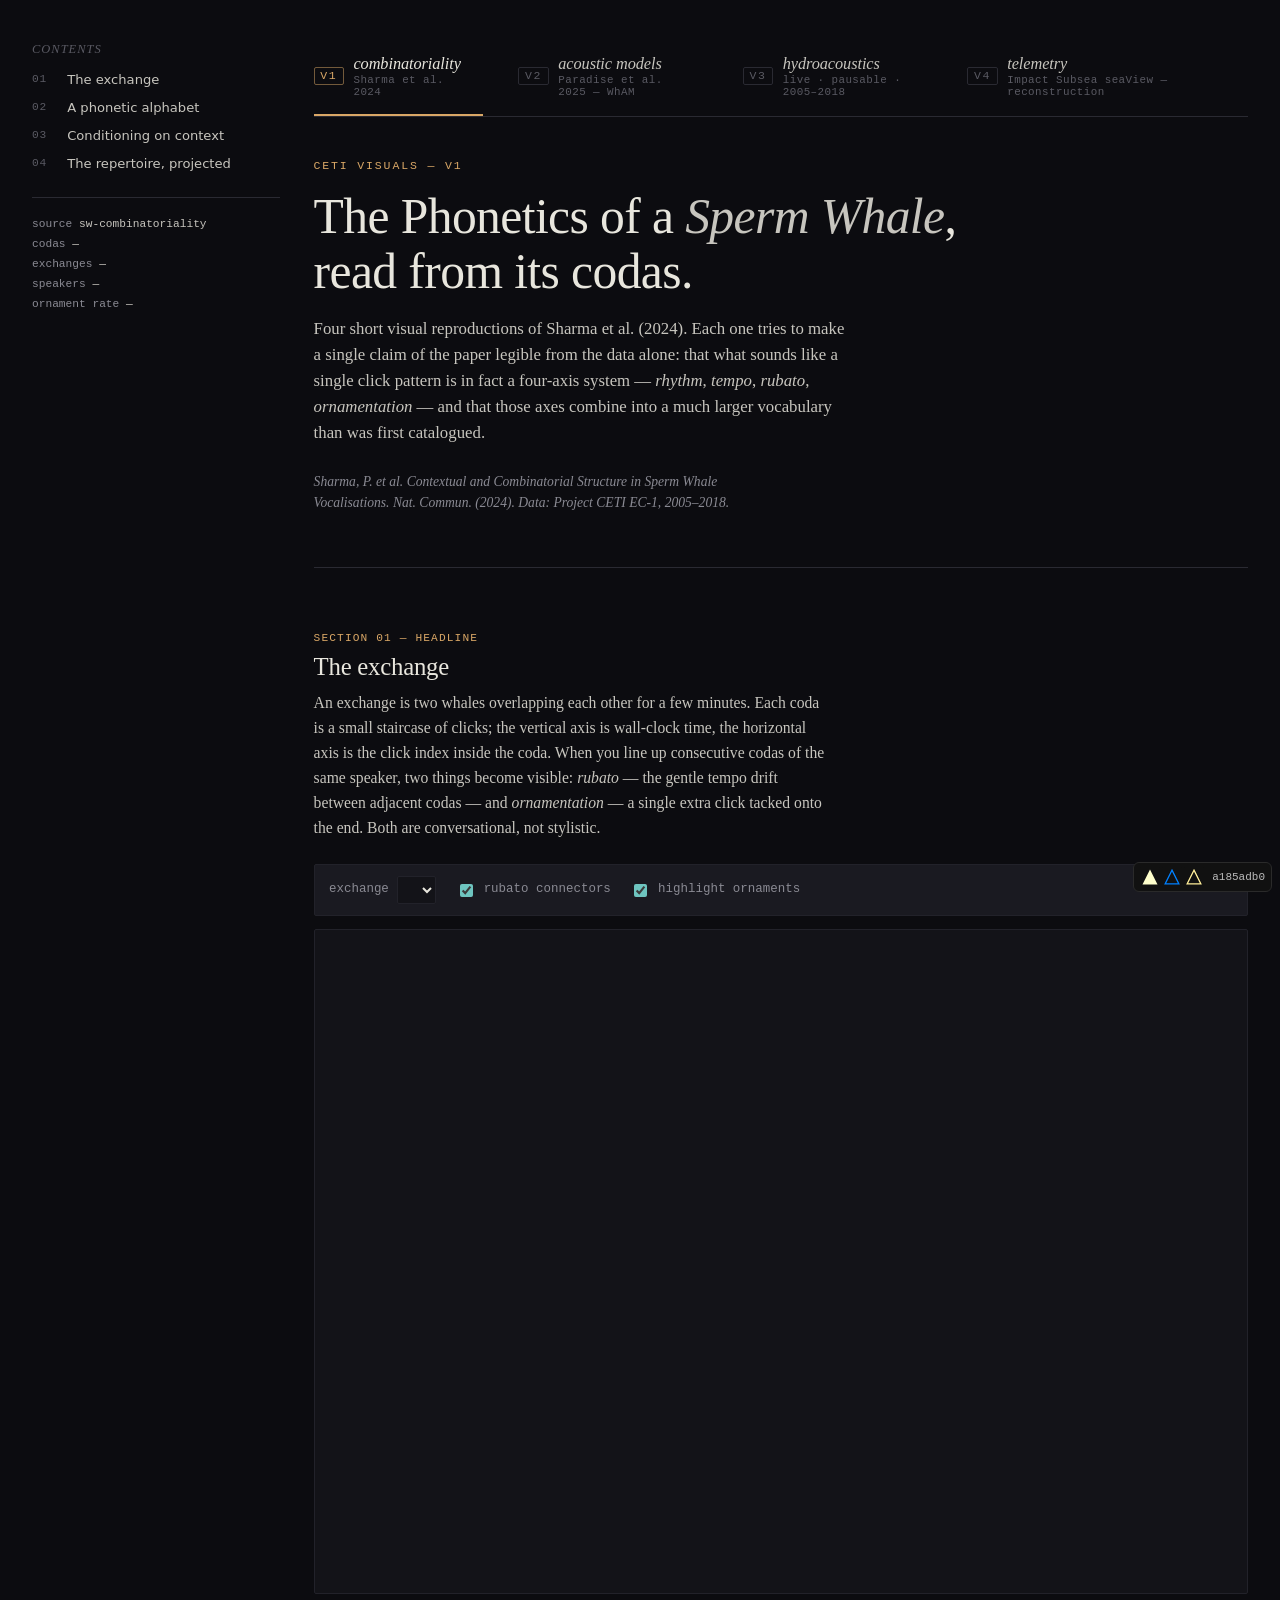
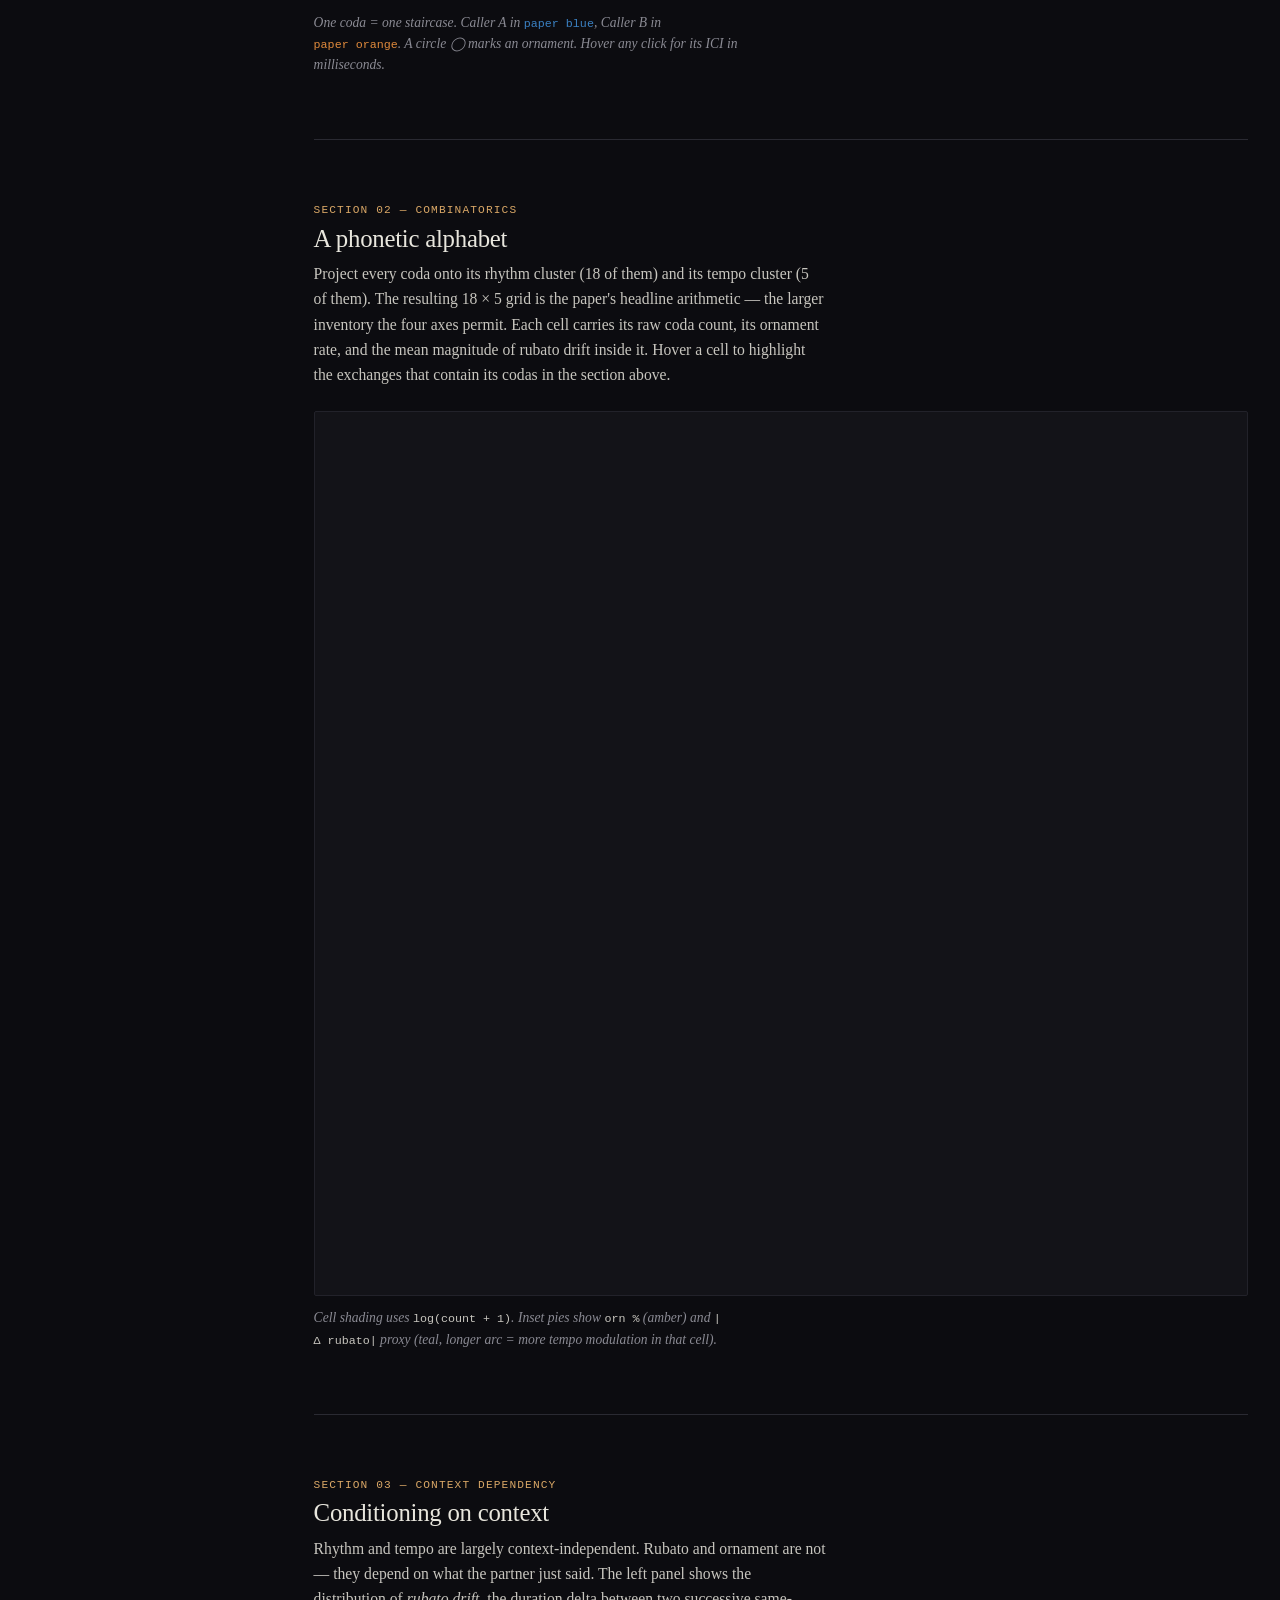
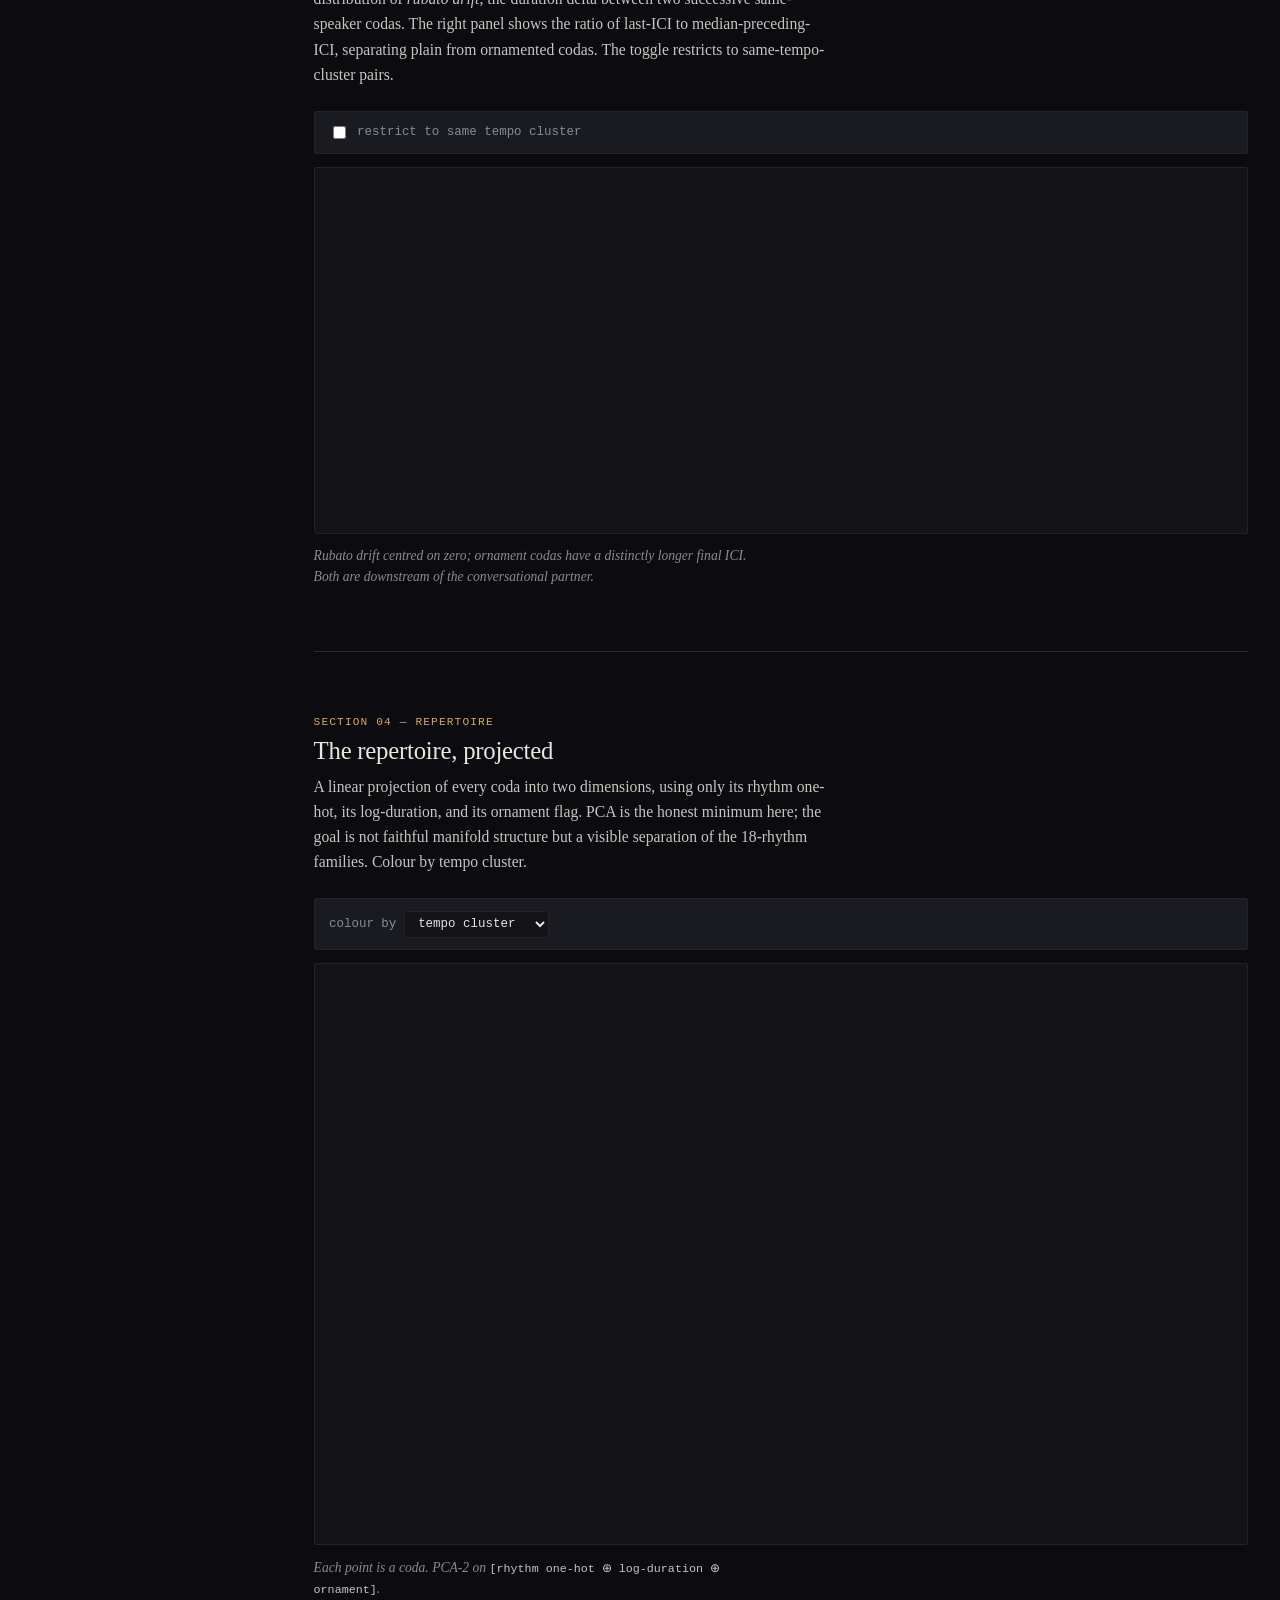
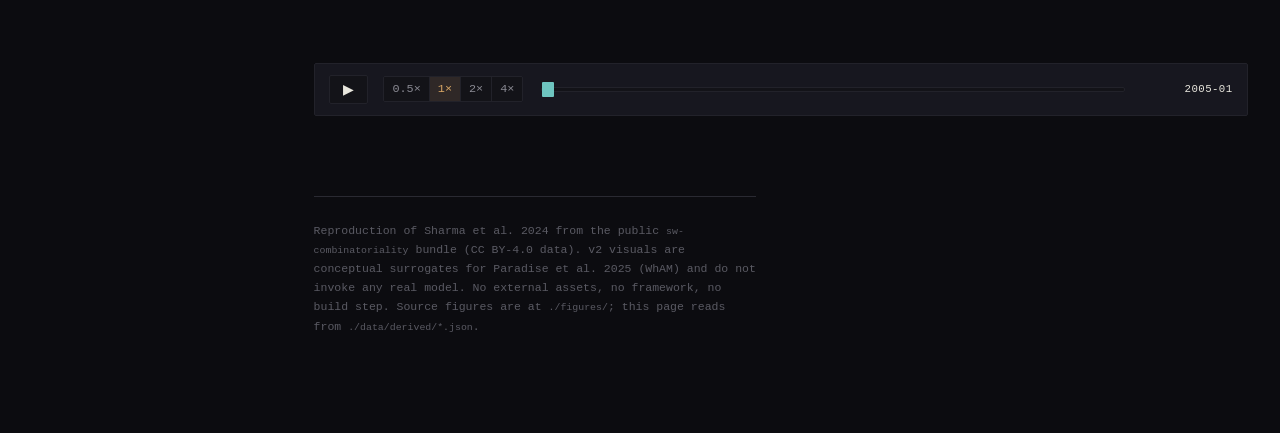
<file: index.html>
<!doctype html>
<html lang="en">
<head>
<meta charset="utf-8" />
<meta name="viewport" content="width=device-width, initial-scale=1" />
<title>CETI-visuals — redirecting</title>
<meta http-equiv="refresh" content="0; url=web/" />
<link rel="canonical" href="web/" />
<style>
  html, body { margin: 0; padding: 0; background: #0d0d0e; color: #d8d4cc;
    font-family: ui-serif, "Source Serif Pro", "Georgia", serif; }
  main { max-width: 38rem; margin: 14vh auto 0; padding: 0 2rem; }
  h1 { font-weight: 500; letter-spacing: 0.01em; }
  a { color: #d9a766; }
</style>
</head>
<body>
<main>
  <h1>CETI-visuals</h1>
  <p>Redirecting to <a href="web/">the visuals</a>&hellip;</p>
</main>
</body>
</html>
</file>
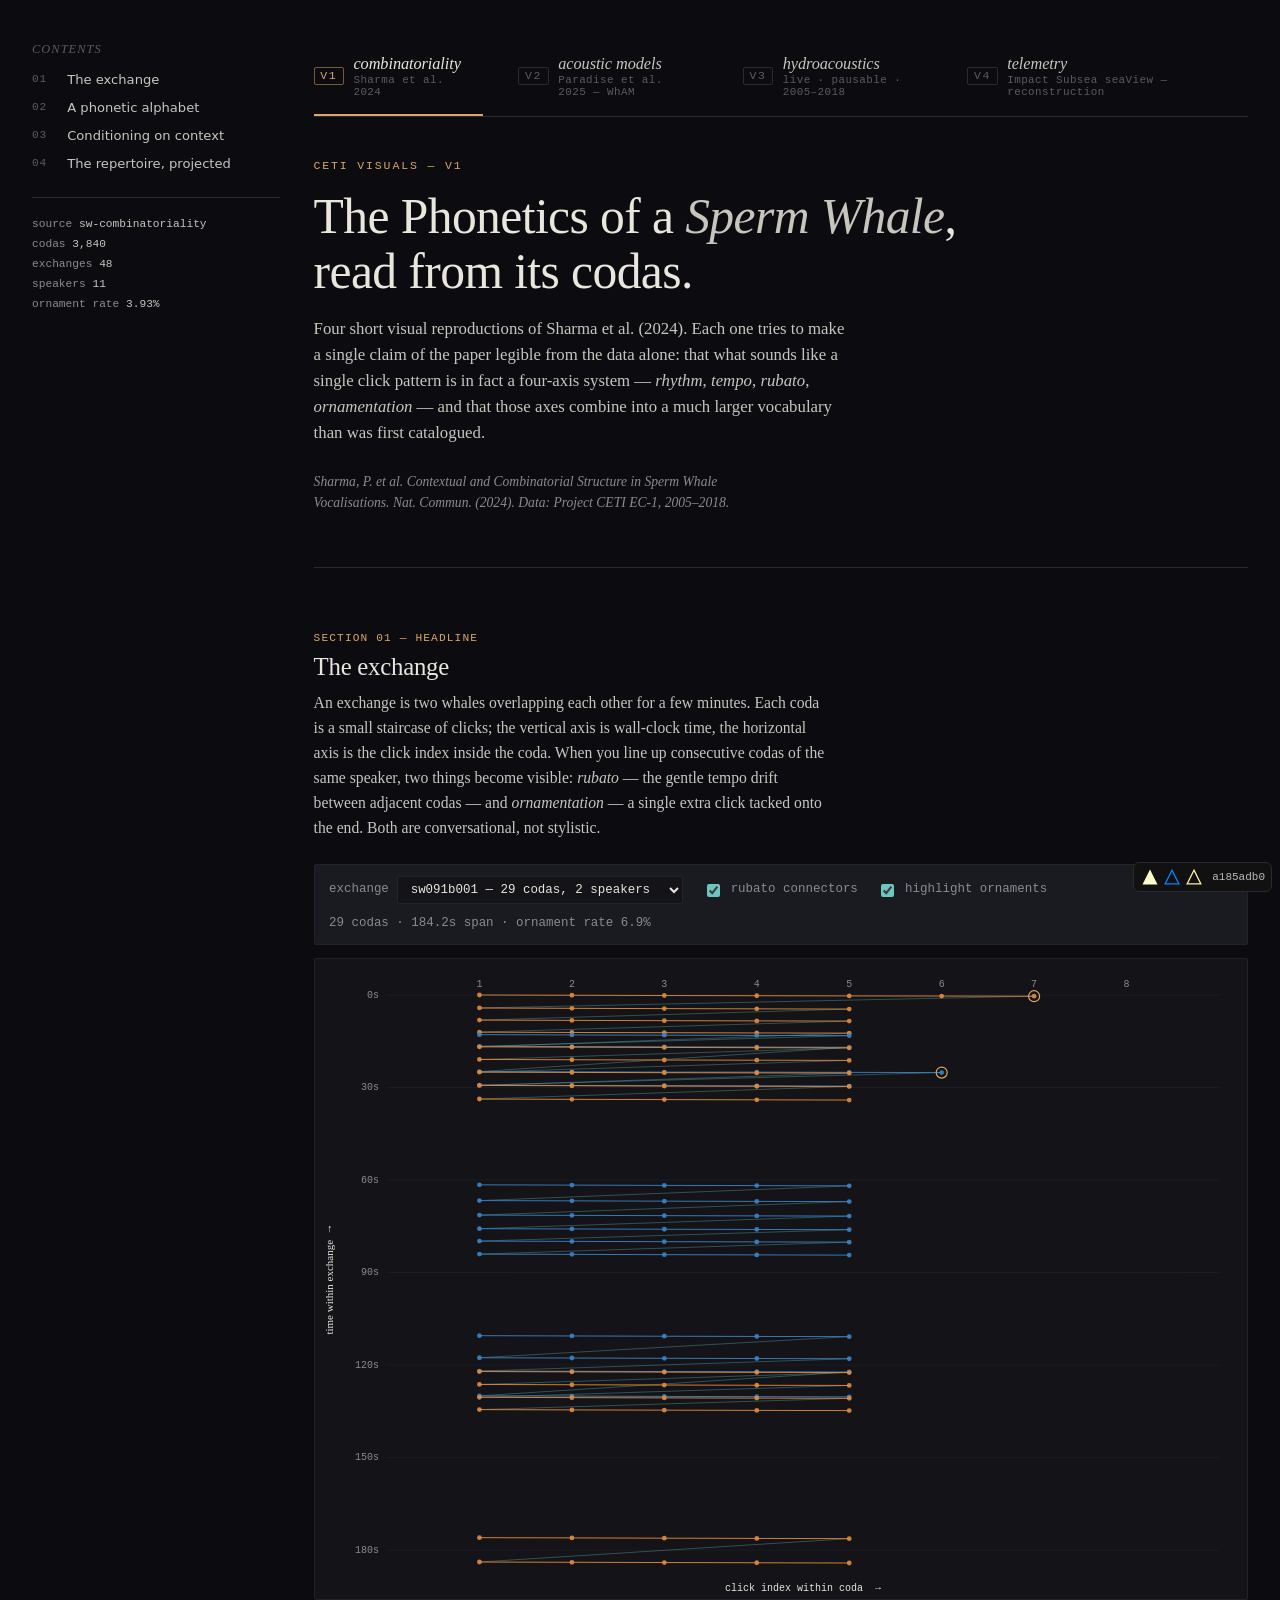
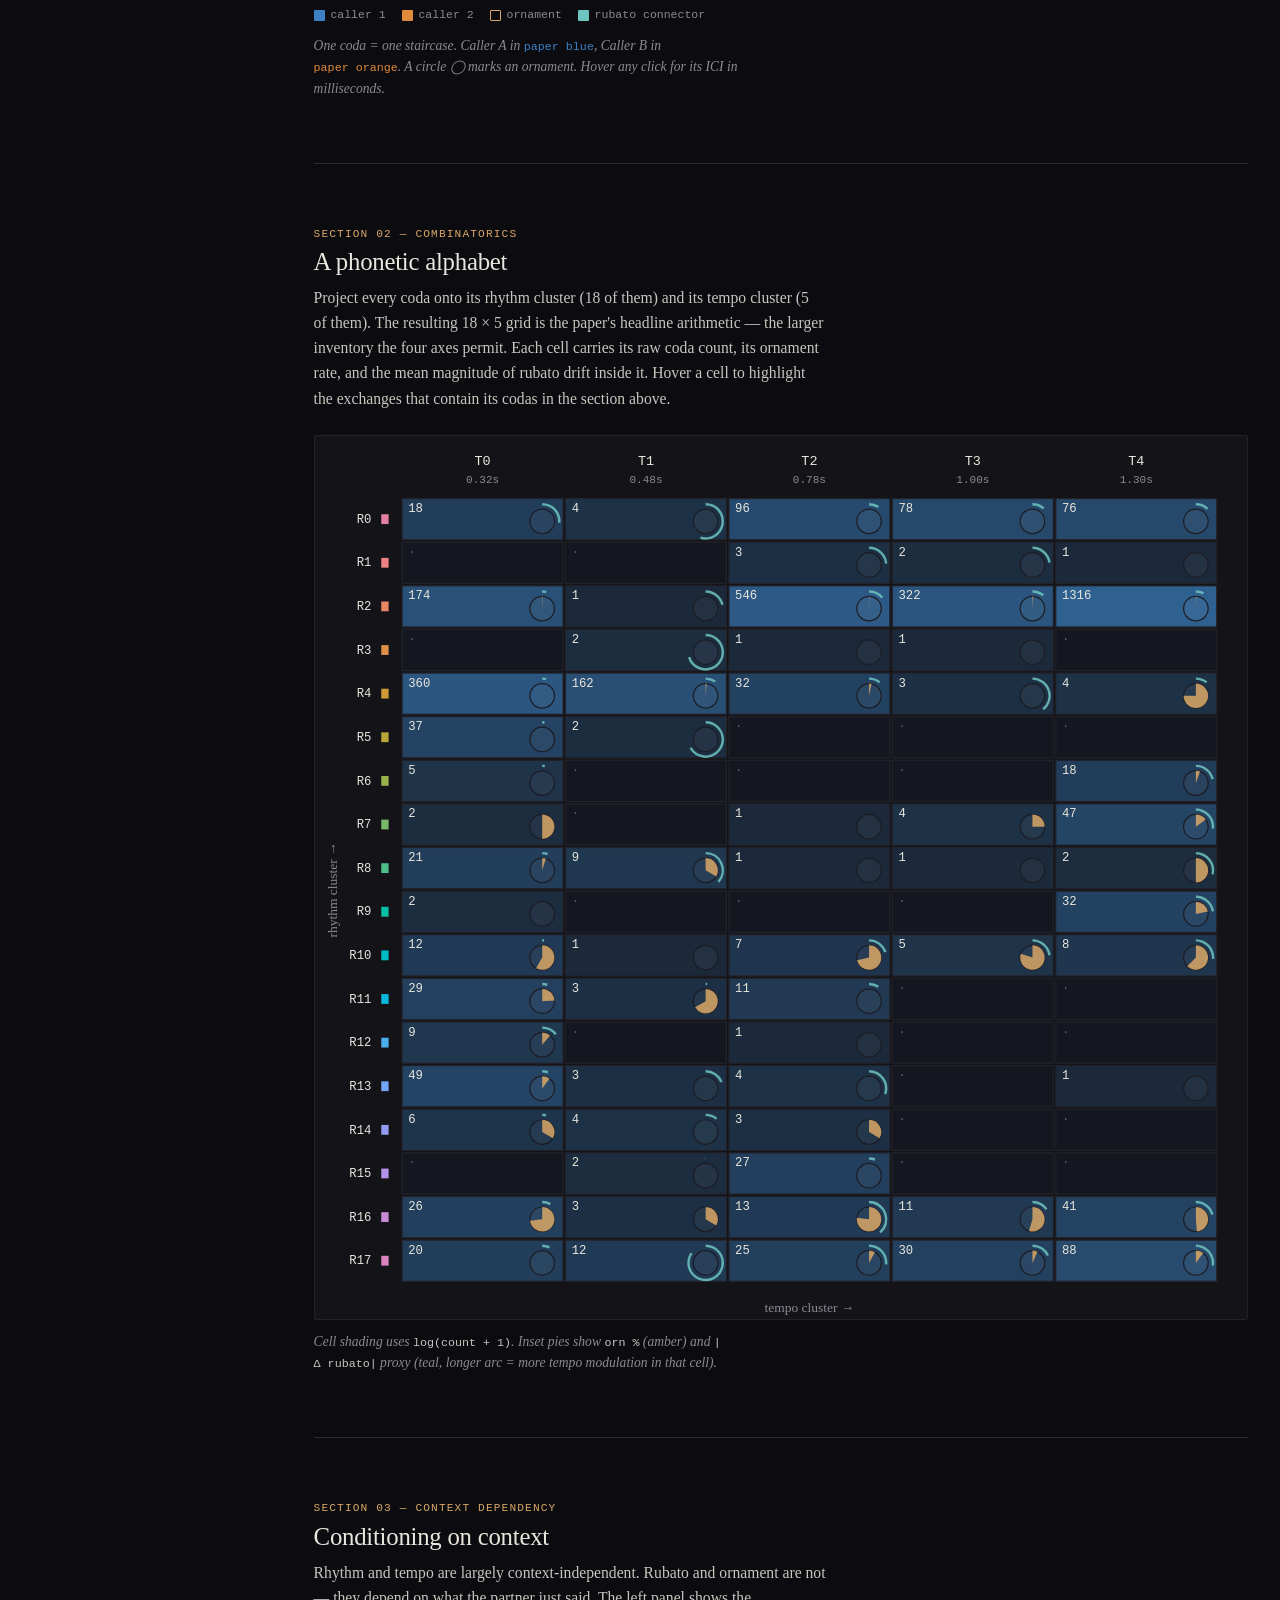
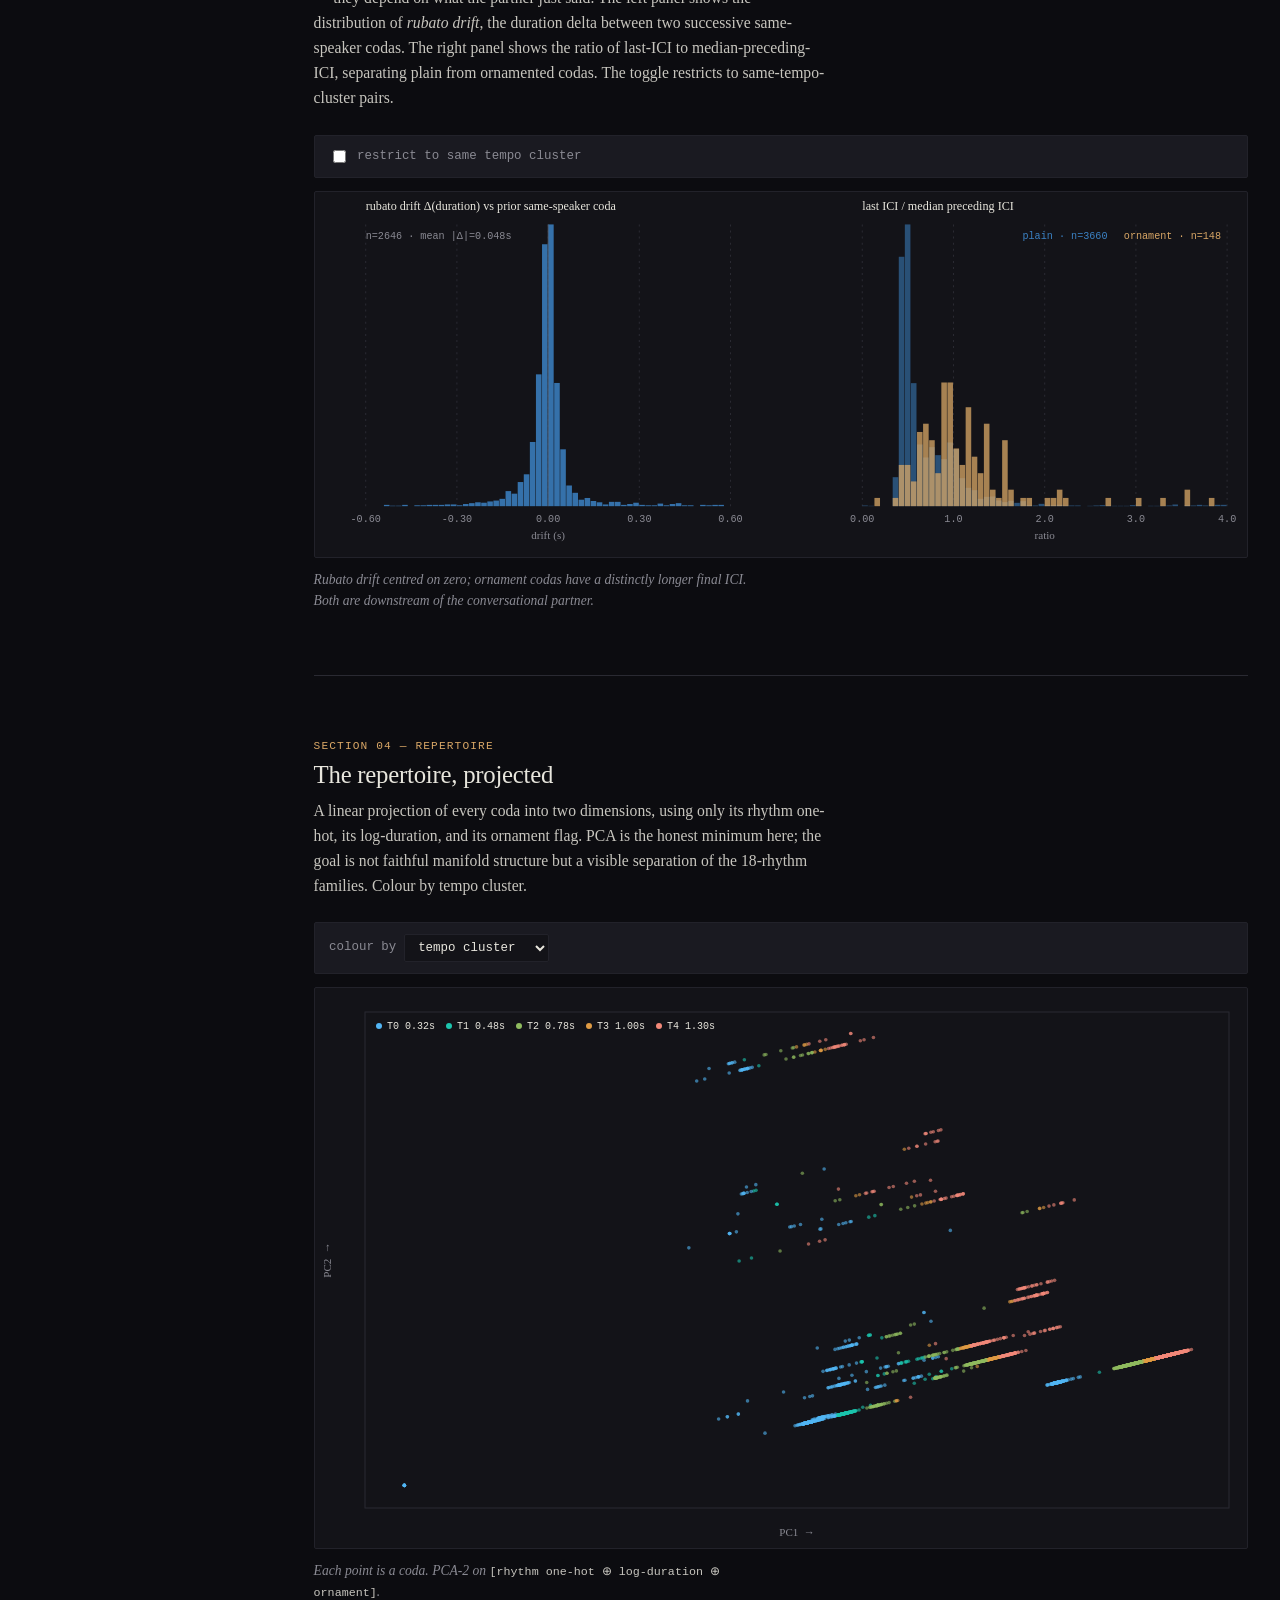
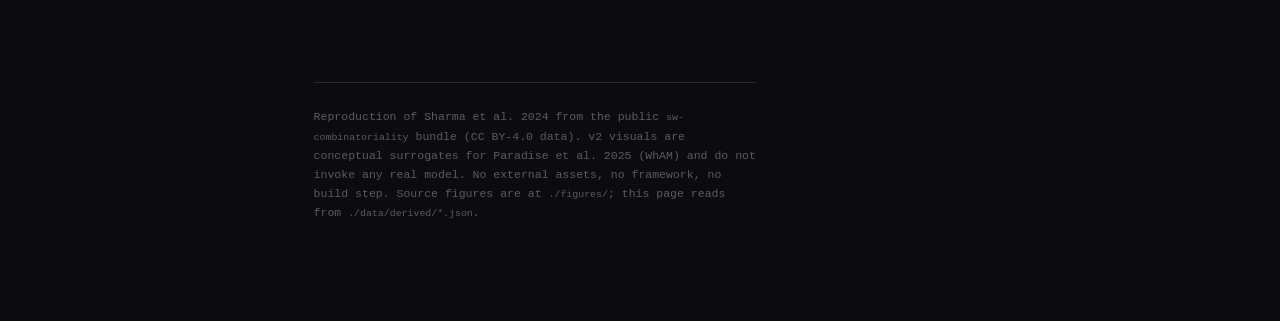
<file: web/index.html>
<!doctype html>
<html lang="en">
<head>
<meta charset="utf-8" />
<meta name="viewport" content="width=device-width, initial-scale=1" />
<title>The Phonetics of a Sperm Whale — a reproduction</title>
<link rel="stylesheet" href="styles.css?v=a185adb0" />
  <meta http-equiv="Cache-Control" content="no-cache, no-store, must-revalidate">
  <meta http-equiv="Pragma" content="no-cache">
  <meta http-equiv="Expires" content="0">
  <meta name="cb" content="a185adb0">
  <link rel="icon" type="image/svg+xml" href="public/cb-shapes/33.svg?v=a185adb0">
  <script src="public/cb-badge.js?v=a185adb0" defer></script>
</head>
<body>
<div class="page">

<aside class="toc" aria-label="Contents">
  <h2>Contents</h2>
  <ol id="toc-v1" class="toc-list">
    <li><a href="#v1/exchange">The exchange</a></li>
    <li><a href="#v1/grid">A phonetic alphabet</a></li>
    <li><a href="#v1/context">Conditioning on context</a></li>
    <li><a href="#v1/embedding">The repertoire, projected</a></li>
  </ol>
  <ol id="toc-v2" class="toc-list" hidden>
    <li><a href="#v2/pseudocoda">Pseudocoda playground</a></li>
    <li><a href="#v2/translation">Translation lattice</a></li>
    <li><a href="#v2/unmask">Token-stream unmask</a></li>
  </ol>
  <ol id="toc-v3" class="toc-list" hidden>
    <li><a href="#v3/rasterplot">Click-train rasterplot</a></li>
    <li><a href="#v3/ltsa">LTSA corpus heat-clock</a></li>
    <li><a href="#v3/ppi">PPI sonar sweep</a></li>
  </ol>
  <ol id="toc-v4" class="toc-list" hidden>
    <li><a href="#v4/instruments">Instruments strip</a></li>
    <li><a href="#v4/sonar">ISS360 imaging sonar</a></li>
    <li><a href="#v4/altimeter">ISA500 altimeter + echogram</a></li>
  </ol>
  <dl class="meta" id="dataset-meta">
    <dt>source</dt><dd>sw-combinatoriality</dd>
    <dt>codas</dt><dd id="m-codas">—</dd>
    <dt>exchanges</dt><dd id="m-exchanges">—</dd>
    <dt>speakers</dt><dd id="m-speakers">—</dd>
    <dt>ornament rate</dt><dd id="m-orn">—</dd>
  </dl>
</aside>

<main>

  <nav class="tab-bar" role="tablist" aria-label="Iterations">
    <button id="tab-v1" class="tab-button is-active" role="tab" aria-selected="true" data-tab="v1">
      <span class="tab-num">v1</span><span class="tab-label">combinatoriality</span>
      <span class="tab-meta">Sharma et&nbsp;al. 2024</span>
    </button>
    <button id="tab-v2" class="tab-button" role="tab" aria-selected="false" data-tab="v2">
      <span class="tab-num">v2</span><span class="tab-label">acoustic models</span>
      <span class="tab-meta">Paradise et&nbsp;al. 2025 — WhAM</span>
    </button>
    <button id="tab-v3" class="tab-button" role="tab" aria-selected="false" data-tab="v3">
      <span class="tab-num">v3</span><span class="tab-label">hydroacoustics</span>
      <span class="tab-meta">live · pausable · 2005&ndash;2018</span>
    </button>
    <button id="tab-v4" class="tab-button" role="tab" aria-selected="false" data-tab="v4">
      <span class="tab-num">v4</span><span class="tab-label">telemetry</span>
      <span class="tab-meta">Impact&nbsp;Subsea seaView — reconstruction</span>
    </button>
  </nav>

  <!-- ============================ V1 GROUP ============================ -->
  <div class="tab-pane" data-pane="v1">

  <header class="cover">
    <div class="eyebrow">CETI visuals — v1</div>
    <h1>The Phonetics of a <em>Sperm Whale</em>,<br/>read from its codas.</h1>
    <p class="lede">
      Four short visual reproductions of Sharma et&nbsp;al. (2024). Each one tries
      to make a single claim of the paper legible from the data alone: that what
      sounds like a single click pattern is in fact a four-axis system —
      <em>rhythm</em>, <em>tempo</em>, <em>rubato</em>, <em>ornamentation</em> —
      and that those axes combine into a much larger vocabulary than was first
      catalogued.
    </p>
    <p class="citation">
      Sharma, P.&nbsp;et&nbsp;al. <em>Contextual and Combinatorial Structure in
      Sperm Whale Vocalisations.</em> Nat. Commun. (2024). Data: Project&nbsp;CETI
      EC-1, 2005&ndash;2018.
    </p>
  </header>

  <!-- 1. EXCHANGE PLOT -->
  <section class="visual" id="v1/exchange">
    <header>
      <h2><span class="num">Section 01 — headline</span>The exchange</h2>
      <p class="blurb">
        An exchange is two whales overlapping each other for a few minutes. Each
        coda is a small staircase of clicks; the vertical axis is wall-clock
        time, the horizontal axis is the click index inside the coda. When you
        line up consecutive codas of the same speaker, two things become
        visible: <em>rubato</em> — the gentle tempo drift between adjacent codas
        — and <em>ornamentation</em> — a single extra click tacked onto the
        end. Both are conversational, not stylistic.
      </p>
    </header>

    <div class="controls">
      <label>exchange
        <select id="ex-select"></select>
      </label>
      <label>
        <input type="checkbox" id="ex-rubato" checked />
        rubato connectors
      </label>
      <label>
        <input type="checkbox" id="ex-ornament" checked />
        highlight ornaments
      </label>
      <span style="flex: 1"></span>
      <span id="ex-summary" style="color: var(--muted);"></span>
    </div>

    <div class="viz-frame" id="ex-frame">
      <canvas id="exchange-canvas" width="900" height="640"></canvas>
      <div class="tooltip" id="ex-tooltip" style="opacity: 0;"></div>
    </div>
    <div class="legend" id="ex-legend"></div>
    <p class="caption">
      One coda = one staircase. Caller&nbsp;A in <span class="mono" style="color:#3b82c4">paper&nbsp;blue</span>,
      Caller&nbsp;B in <span class="mono" style="color:#e08a3c">paper&nbsp;orange</span>.
      A circle&nbsp;◯ marks an ornament. Hover any click for its ICI in
      milliseconds.
    </p>
  </section>

  <!-- 2. PHONETIC ALPHABET GRID -->
  <section class="visual" id="v1/grid">
    <header>
      <h2><span class="num">Section 02 — combinatorics</span>A phonetic alphabet</h2>
      <p class="blurb">
        Project every coda onto its rhythm cluster (18 of them) and its tempo
        cluster (5 of them). The resulting 18&nbsp;&times;&nbsp;5 grid is the
        paper's headline arithmetic — the larger inventory the four axes
        permit. Each cell carries its raw coda count, its ornament rate, and
        the mean magnitude of rubato drift inside it. Hover a cell to highlight
        the exchanges that contain its codas in the section above.
      </p>
    </header>
    <div class="viz-frame" id="grid-frame">
      <svg id="grid-svg" viewBox="0 0 760 720" preserveAspectRatio="xMidYMid meet"></svg>
      <div class="tooltip" id="grid-tooltip" style="opacity: 0;"></div>
    </div>
    <p class="caption">
      Cell shading uses <span class="mono">log(count&nbsp;+&nbsp;1)</span>. Inset
      pies show <span class="mono">orn&nbsp;%</span> (amber)
      and <span class="mono">|Δ&nbsp;rubato|</span> proxy (teal, longer arc = more
      tempo modulation in that cell).
    </p>
  </section>

  <!-- 3. CONTEXT-CONDITIONAL DISTRIBUTIONS -->
  <section class="visual" id="v1/context">
    <header>
      <h2><span class="num">Section 03 — context dependency</span>Conditioning on context</h2>
      <p class="blurb">
        Rhythm and tempo are largely context-independent. Rubato and ornament
        are not — they depend on what the partner just said. The left panel
        shows the distribution of <em>rubato drift</em>, the duration delta
        between two successive same-speaker codas. The right panel shows the
        ratio of last-ICI to median-preceding-ICI, separating plain from
        ornamented codas. The toggle restricts to same-tempo-cluster pairs.
      </p>
    </header>
    <div class="controls">
      <label>
        <input type="checkbox" id="ctx-same-tempo" />
        restrict to same tempo cluster
      </label>
    </div>
    <div class="viz-frame" id="context-frame">
      <svg id="context-svg" viewBox="0 0 920 360" preserveAspectRatio="xMidYMid meet"></svg>
    </div>
    <p class="caption">
      Rubato drift centred on zero; ornament codas have a distinctly longer
      final ICI. Both are downstream of the conversational partner.
    </p>
  </section>

  <!-- 4. 2D EMBEDDING -->
  <section class="visual" id="v1/embedding">
    <header>
      <h2><span class="num">Section 04 — repertoire</span>The repertoire, projected</h2>
      <p class="blurb">
        A linear projection of every coda into two dimensions, using only its
        rhythm one-hot, its log-duration, and its ornament flag. PCA is the
        honest minimum here; the goal is not faithful manifold structure but a
        visible separation of the 18-rhythm families. Colour by tempo cluster.
      </p>
    </header>
    <div class="controls">
      <label>colour by
        <select id="emb-colour-by">
          <option value="tempo">tempo cluster</option>
          <option value="rhythm">rhythm cluster</option>
          <option value="ornament">ornament</option>
          <option value="speaker">speaker</option>
        </select>
      </label>
    </div>
    <div class="viz-frame" id="emb-frame">
      <canvas id="embedding-canvas" width="900" height="560"></canvas>
      <div class="tooltip" id="emb-tooltip" style="opacity: 0;"></div>
    </div>
    <p class="caption">
      Each point is a coda. PCA-2 on
      <span class="mono">[rhythm one-hot ⊕ log-duration ⊕ ornament]</span>.
    </p>
  </section>

  </div><!-- /v1 pane -->

  <!-- ============================ V2 GROUP ============================ -->
  <div class="tab-pane" data-pane="v2" hidden>

  <header class="cover">
    <div class="eyebrow">CETI visuals — v2</div>
    <h1>The <em>Whale Acoustics Model</em>,<br/>read from its tokens.</h1>
    <p class="lede">
      Three counterparts to the WhAM paper. Where v1 reads codas as discrete
      categories, WhAM reads them as audio token sequences and trains a
      transformer to predict, translate, and generate them. The visuals here
      operationalise the three moves WhAM makes:
      <em>generation</em> from latent control, <em>translation</em> from foreign
      acoustic prompts, and <em>iterative unmasking</em> of partially-revealed
      sequences. None of this runs a real transformer in the browser — the goal
      is to make each move legible from a small surrogate.
    </p>
    <p class="citation">
      Paradise, O.&nbsp;et&nbsp;al. <em>WhAM: Towards A Translative Model of
      Sperm Whale Vocalization.</em> NeurIPS 2025 (arXiv:2512.02206).
      Visuals are <em>conceptual</em>, not model outputs.
    </p>
  </header>

  <!-- 1. PSEUDOCODA PLAYGROUND -->
  <section class="visual" id="v2/pseudocoda">
    <header>
      <h2><span class="num">Section 01 — generation</span>Pseudocoda playground</h2>
      <p class="blurb">
        WhAM samples from a learned acoustic distribution. Here we expose the
        four axes from Sharma et&nbsp;al. as direct controls and compose the
        ICI sequence by hand: pick a rhythm shape (normalised cumulative ICI
        centroid), scale by tempo, drift each repeat by a fixed rubato, optionally
        append an ornament click. This is the <em>feature-level</em> analogue of
        WhAM's generation pipeline — what changes when you turn each knob.
      </p>
    </header>
    <div class="controls">
      <label>rhythm
        <select id="ps-rhythm"></select>
      </label>
      <label>tempo
        <select id="ps-tempo"></select>
      </label>
      <label>rubato drift
        <input type="range" id="ps-rubato" min="-0.30" max="0.30" step="0.01" value="0.05" />
        <span class="mono" id="ps-rubato-val">+0.05 s</span>
      </label>
      <label>
        <input type="checkbox" id="ps-ornament" />
        ornament
      </label>
      <label>repeats
        <input type="range" id="ps-repeats" min="1" max="8" step="1" value="3" />
        <span class="mono" id="ps-repeats-val">3</span>
      </label>
      <span style="flex: 1"></span>
      <button id="ps-play" type="button">▶ play</button>
    </div>
    <div class="viz-frame" id="ps-frame">
      <canvas id="pseudocoda-canvas" width="900" height="420"></canvas>
      <div class="tooltip" id="ps-tooltip" style="opacity: 0;"></div>
    </div>
    <p class="caption">
      Each staircase is one synthetic coda. Across repeats, the tempo drifts by
      <span class="mono">±rubato</span> seconds per repeat. The ornament toggle
      duplicates the final ICI as a trailing click. Audio = 1&nbsp;ms exponentially
      decaying sine bursts at 5&nbsp;kHz, played at the ICI timestamps.
    </p>
  </section>

  <!-- 2. TRANSLATION LATTICE -->
  <section class="visual" id="v2/translation">
    <header>
      <h2><span class="num">Section 02 — translation</span>Translation lattice</h2>
      <p class="blurb">
        WhAM translates non-coda audio into coda acoustic style; the Fréchet
        Audio Distance to natural codas drops dramatically. We can't run the
        model in the browser, but we can pose the geometric question: given a
        few synthetic input prompts in feature space, where does each one land
        when projected onto the nearest natural-coda neighbourhood? The dotted
        baseline is the median pairwise distance among natural codas — the
        threshold below which WhAM's output is FAD-indistinguishable.
      </p>
    </header>
    <div class="controls">
      <label>
        <input type="checkbox" id="tx-translate" />
        translate
      </label>
      <label>distance
        <select id="tx-metric">
          <option value="euclid">euclidean</option>
          <option value="cosine">cosine</option>
        </select>
      </label>
      <span style="flex: 1"></span>
      <span id="tx-summary" style="color: var(--muted);"></span>
    </div>
    <div class="viz-frame" id="tx-frame">
      <canvas id="translation-canvas" width="900" height="520"></canvas>
      <div class="tooltip" id="tx-tooltip" style="opacity: 0;"></div>
    </div>
    <p class="caption">
      Background grey = natural-coda PCA cloud (same projection as v1
      §4). Foreground markers = synthetic input prompts. With <em>translate</em>
      off, each prompt sits in its own corner of feature space. On, each animates
      to its nearest natural-coda neighbour; the diamond is the post-translation
      position, the line is the path.
    </p>
  </section>

  <!-- 3. TOKEN-STREAM UNMASK -->
  <section class="visual" id="v2/unmask">
    <header>
      <h2><span class="num">Section 03 — iterative unmask</span>Token-stream unmask</h2>
      <p class="blurb">
        VampNet (WhAM's base) tokenises audio, masks a random subset of tokens,
        and generates the missing ones via iterative parallel decoding — each
        step fills the most-confident positions first. Here we run the same loop
        at the ICI level: take a real coda, mask 40 % of its positions, and
        fill them one round at a time using the natural-coda cloud as a
        nearest-neighbour oracle. The certainty heat-strip below the tiles shows
        how confident the predictor is at each remaining masked position.
      </p>
    </header>
    <div class="controls">
      <label>coda
        <select id="um-coda"></select>
      </label>
      <button id="um-mask" type="button">mask 40&nbsp;%</button>
      <button id="um-step" type="button">step</button>
      <button id="um-reset" type="button">reset</button>
      <span style="flex: 1"></span>
      <span id="um-summary" style="color: var(--muted);"></span>
    </div>
    <div class="viz-frame" id="um-frame">
      <canvas id="unmask-canvas" width="900" height="320"></canvas>
      <div class="tooltip" id="um-tooltip" style="opacity: 0;"></div>
    </div>
    <p class="caption">
      One tile per click position; colour bins the ICI (faster = blue, slower =
      amber). Grey tiles are masked. Each <em>step</em> reveals the most-confident
      masked positions in parallel; below, the certainty strip
      (1&nbsp;−&nbsp;normalised distance) shrinks as the predictor commits.
    </p>
  </section>

  </div><!-- /v2 pane -->

  <!-- Sticky playback clock controls — shared between v3 and v4 panes.
       Lives outside any pane; visibility gated by a `data-active-tab` body
       attribute set in app.js, so only v3/v4 show it. -->
  <div class="v3-clockbar" id="v3-clockbar" data-shared-clock>
    <button id="v3-playpause" class="v3-playbtn" type="button" aria-label="play/pause">▶</button>
    <div class="v3-speed" role="group" aria-label="playback speed">
      <button data-speed="0.5" type="button">0.5×</button>
      <button data-speed="1" type="button" class="is-active">1×</button>
      <button data-speed="2" type="button">2×</button>
      <button data-speed="4" type="button">4×</button>
    </div>
    <input id="v3-scrubber" type="range" min="0" max="1000" step="1" value="0" />
    <span id="v3-readout" class="mono">2005-01</span>
  </div>

  <!-- ============================ V3 GROUP ============================ -->
  <div class="tab-pane" data-pane="v3" hidden>

  <header class="cover">
    <div class="eyebrow">CETI visuals — v3</div>
    <h1>The <em>hydroacoustic frame</em>,<br/>read across the deployment.</h1>
    <p class="lede">
      Three canonical hydroacoustic displays, applied to the EC-1 coda corpus.
      A single playback clock sweeps the 2005&ndash;2018 record across all
      three views at once: a click-train rasterplot makes each exchange feel
      alive, an LTSA-style heat-clock collapses 8,719 codas into a 13-year
      density grid, and a stylised PPI sweep tracks which rhythm clusters
      dominate as the deployment unfolds. Pausable; speed-controllable;
      audio is opt-in.
    </p>
    <p class="citation">
      Display vocabulary per <em>HYDROACOUSTICS.md</em>. Source data:
      Project&nbsp;CETI EC-1 corpus (Sharma et&nbsp;al., 2024). No PII; no
      framework; vanilla&nbsp;ES modules with canvas&nbsp;2D and SVG.
    </p>
  </header>

  <!-- 1. CLICK-TRAIN RASTERPLOT -->
  <section class="visual" id="v3/rasterplot">
    <header>
      <h2><span class="num">Section 01 — exchange-scale</span>Click-train rasterplot</h2>
      <p class="blurb">
        One coda = one horizontal lane. Each click on that coda is a vertical
        tick positioned by its cumulative ICI. The teal playhead sweeps
        left-to-right at the global tempo; as it crosses each tick, the tick
        flashes and decays over about 300&nbsp;ms. The result is a tactile
        view of how exchanges unfold in real time — speakers overlapping,
        ornaments tagging the tail of a coda, rubato visible as tempo drift
        across consecutive same-colour lanes.
      </p>
    </header>
    <div class="controls">
      <label>exchange
        <select id="rp-select"></select>
      </label>
      <button id="rp-audio" type="button">♪ audio off</button>
      <span style="flex: 1"></span>
      <span id="rp-summary" style="color: var(--muted);"></span>
    </div>
    <div class="viz-frame" id="rp-frame">
      <canvas id="rasterplot-canvas" width="900" height="320"></canvas>
      <div class="tooltip" id="rp-tooltip" style="opacity: 0;"></div>
    </div>
    <p class="caption">
      Caller&nbsp;A in <span class="mono" style="color:#3b82c4">paper&nbsp;blue</span>,
      Caller&nbsp;B in <span class="mono" style="color:#e08a3c">paper&nbsp;orange</span>.
      Amber rings flag ornamented coda tails. The audio toggle synthesises a
      5&nbsp;kHz exp-decay click per tick — opt-in, scheduled from the same
      cursor as the playhead.
    </p>
  </section>

  <!-- 2. LTSA CORPUS HEAT-CLOCK -->
  <section class="visual" id="v3/ltsa">
    <header>
      <h2><span class="num">Section 02 — corpus-scale</span>LTSA corpus heat-clock</h2>
      <p class="blurb">
        Long-Term Spectral Average is the canonical hydroacoustic move for
        collapsing a long deployment into a single readable frame. Dataset&nbsp;1
        of <em>sw-combinatoriality</em> carries the calendar Date for each of
        its 8,719 codas but no time-of-day, so the LTSA here reduces to a 2-D
        density: months across (2005&ndash;2017, 156 columns), day-of-week
        down (Mon&ndash;Sun). The teal cursor sweeps left-to-right at the
        global tempo; click any cell to jump.
      </p>
    </header>
    <div class="controls">
      <span id="ltsa-summary" style="color: var(--muted);"></span>
    </div>
    <div class="viz-frame" id="ltsa-frame">
      <svg id="ltsa-svg" viewBox="0 0 1100 320" preserveAspectRatio="xMidYMid meet"></svg>
    </div>
    <p class="caption">
      Cell shading = <span class="mono">log(count&nbsp;+&nbsp;1)</span>, baked
      through an OKLCH magma-like ramp (perceptually uniform — no rainbow).
      Dataset&nbsp;1 carries date but not time-of-day; LTSA reduces to
      deployment-month density.
    </p>
  </section>

  <!-- 3. PPI ROTATING SONAR SWEEP -->
  <section class="visual" id="v3/ppi">
    <header>
      <h2><span class="num">Section 03 — categorical</span>PPI sonar sweep</h2>
      <p class="blurb">
        Plan Position Indicator: a rotating radar-style sweep. Eighteen spokes,
        one per rhythm cluster, distributed uniformly around the bearing
        circle. Spoke length = number of codas in that rhythm cluster within
        a sliding window centred on the global clock cursor. The sweep
        rotates at six rpm (one full revolution per ten seconds at 1×),
        leaving a teal alpha-decay trail.
      </p>
    </header>
    <div class="controls">
      <span id="ppi-summary" style="color: var(--muted);"></span>
    </div>
    <div class="viz-frame" id="ppi-frame">
      <canvas id="ppi-canvas" width="900" height="380"></canvas>
    </div>
    <p class="caption">
      Stylised PPI. Rhythm clusters are mapped to bearing for visualisation —
      not a real bearing-array output. The sweep timing is the deployment
      timeline scrubbing through the dataset.
    </p>
  </section>

  </div><!-- /v3 pane -->

  <!-- ============================ V4 GROUP ============================ -->
  <div class="tab-pane" data-pane="v4" hidden>

  <header class="cover">
    <div class="eyebrow">CETI visuals — v4</div>
    <h1>An <em>underwater operator's console</em>,<br/>reconstructed in the browser.</h1>
    <p class="lede">
      A faithful reconstruction of <em>Impact Subsea's seaView</em> operator
      software — the GUI that pilots watch while flying their ROV near the
      seabed. Three instrument families are simulated: <em>ISD4000</em>
      (depth, temperature, attitude), <em>ISS360</em> (360°
      mechanically-scanning imaging sonar), and <em>ISA500</em> (downward
      altimeter with echogram). Pausable, speed-controllable through the
      same global clock that drives <em>v3</em>.
    </p>
    <p class="citation">
      v4 deliberately violates two of the project's own aesthetic rules: the
      sonar and echogram use the classic <em>jet</em> colourmap, and the
      page adopts a dashboard tile layout. Both choices serve the
      reconstruction brief — recognising the source software at a glance.
      The numerics come from a small browser-side simulator; no real
      sensor data is streamed.
    </p>
  </header>

  <!-- 1. INSTRUMENT STRIP (six gauges) -->
  <section class="visual" id="v4/instruments">
    <header>
      <h2><span class="num">Section 01 — pose</span>Instruments strip — ISD4000</h2>
      <p class="blurb">
        The vehicle's pose, six small dials wide. Depth and pressure from the
        ISD4000's pressure sensor, water temperature alongside, then a
        compass dial that rotates under a fixed up-pointing needle. Pitch
        and roll are aircraft-style attitude indicators with a sky-and-earth
        horizon; the convention is inherited from aviation because the
        operator workflow is. The red 7-segment counter at the right tracks
        cumulative full revolutions — useful when a tether is in play.
      </p>
    </header>
    <div class="v4-gauges-strip">
      <div class="v4-gauge v4-gauge--depth"><canvas id="v4-g-depth" width="240" height="120"></canvas></div>
      <div class="v4-gauge v4-gauge--temp"><canvas id="v4-g-temp" width="180" height="120"></canvas></div>
      <div class="v4-gauge v4-gauge--dial"><canvas id="v4-g-heading" width="160" height="160"></canvas></div>
      <div class="v4-gauge v4-gauge--dial"><canvas id="v4-g-pitch" width="160" height="160"></canvas></div>
      <div class="v4-gauge v4-gauge--dial"><canvas id="v4-g-roll" width="160" height="160"></canvas></div>
      <div class="v4-gauge v4-gauge--turns"><canvas id="v4-g-turns" width="140" height="120"></canvas></div>
    </div>
    <p class="caption">
      All six gauges read from a single shared simulator. The compass dial
      rotates anti-clockwise to keep the current heading at the top under
      the fixed amber needle (the source software uses this convention).
      Numbers are monospaced to lock alignment between frames.
    </p>
  </section>

  <!-- 2. ISS360 SONAR -->
  <section class="visual" id="v4/sonar">
    <header>
      <h2><span class="num">Section 02 — imaging sonar</span>ISS360 — 360° polar</h2>
      <p class="blurb">
        A 360° mechanically-scanning sonar. A bright red line — the
        <em>sweep</em> — rotates around the centre at roughly one revolution
        per four seconds, and the slice immediately behind it is the
        freshest. As the sweep continues, that slice fades through alpha
        decay until the next time the sweep crosses it. Range rings at
        0.5 / 1.0 / 1.5 / 2.0 m; a solid dark deadzone inside 0.3 m.
        Three world-fixed targets are visible: a pool wall arc, a pipe
        target, and a small secondary scatterer. As the vehicle yaws, the
        targets re-project to new bearings on the display.
      </p>
    </header>
    <div class="v4-sonar-wrap">
      <div class="v4-sonar-frame">
        <canvas id="v4-sonar-canvas" width="520" height="520"></canvas>
      </div>
      <div class="v4-sonar-strip">
        <span class="v4-strip-key">Gain</span>
        <span class="v4-strip-bar"><span class="v4-strip-fill" style="width:46%"></span></span>
        <span class="v4-strip-key">−</span>
        <span class="v4-strip-val">2.00 m</span>
        <span class="v4-strip-key">+</span>
        <span class="v4-strip-key">CHIRP OFF</span>
        <span class="v4-strip-key">Speed</span>
        <span class="v4-strip-bar"><span class="v4-strip-fill" style="width:30%"></span></span>
        <span class="v4-strip-key">Quality</span>
        <span class="v4-strip-spacer"></span>
        <span class="v4-strip-val" id="v4-sonar-summary">—</span>
      </div>
    </div>
    <p class="caption">
      Jet colourmap on return amplitude — perceptually non-uniform, chosen
      deliberately to match the source instrument. Sweep direction is
      clockwise; bearing zero in the local frame is screen-up. The display
      is in the vehicle's own frame, so world-fixed targets appear to rotate
      around the centre as the vehicle yaws.
    </p>
  </section>

  <!-- 3. ISA500 ALTIMETER + ECHOGRAM -->
  <section class="visual" id="v4/altimeter">
    <header>
      <h2><span class="num">Section 03 — altimeter</span>ISA500 — distance + echogram</h2>
      <p class="blurb">
        A downward-pinging altimeter. The top tile shows the current
        distance to bottom (or to whatever the beam first hits) and where
        that distance falls within the safe-to-collision band — green,
        amber, red. Below is the echogram: each new ping becomes a new
        column at the right edge, jet-coloured by return intensity, and the
        column field scrolls left. A cyan line traces the peak-return
        distance over the last few seconds, which is the value the top
        tile is reading.
      </p>
    </header>
    <div class="v4-alt-grid">
      <div class="v4-alt-dist"><canvas id="v4-alt-dist-canvas" width="320" height="120"></canvas></div>
      <div class="v4-alt-echo"><canvas id="v4-alt-echo-canvas" width="600" height="240"></canvas></div>
    </div>
    <p class="caption" id="v4-alt-summary-cap">
      The traffic-light bar is fixed at 0 – 3 m range; the cursor moves
      with the live distance. Echogram scrolls right-to-left. Both panels
      pause when the global clock pauses.
    </p>
  </section>

  </div><!-- /v4 pane -->

  <footer class="foot">
    Reproduction of Sharma et&nbsp;al. 2024 from the public
    <span class="mono">sw-combinatoriality</span> bundle (CC&nbsp;BY-4.0 data).
    v2 visuals are conceptual surrogates for Paradise et&nbsp;al. 2025 (WhAM)
    and do not invoke any real model. No external assets, no framework, no
    build step. Source figures are at <span class="mono">./figures/</span>;
    this page reads from <span class="mono">./data/derived/*.json</span>.
  </footer>

</main>
</div>

<script type="module" src="app.js?v=a185adb0"></script>
</body>
</html>
</file>
<file: web/styles.css>
/*
 * CETI-visuals — dark editorial typography for a scientific monograph
 *
 * Internal colour reasoning in OKLCH; output is sRGB hex baked at design time.
 *   bg:        L=0.13 — near-black, sits below paper
 *   surface:   L=0.18 — panel surfaces
 *   ink:       L=0.92 C=0.01 H=80 — warm off-white body text
 *   muted:     L=0.68 — secondary text
 *   amber:     L=0.78 C=0.13 H=80 — ornament + emphasis (chrome)
 *   teal:      L=0.72 C=0.10 H=200 — links + hover (chrome)
 *   paper-blue / paper-orange: data encodings ONLY, never chrome
 */

:root {
  --bg: #0c0c10;
  --bg-elevated: #131318;
  --surface: #1a1a21;
  --border: #22222a;
  --ink: #e8e6dd;
  --ink-soft: #c7c5be;
  --muted: #8a8a93;
  --muted-soft: #5a5a63;
  --amber: #d9a766;
  --teal: #6ec5c0;
  --rule: #2a2a32;

  --paper-blue: #3b82c4;
  --paper-orange: #e08a3c;

  --serif: "Source Serif 4", "Source Serif Pro", "EB Garamond", Georgia, serif;
  --mono: "JetBrains Mono", "SF Mono", ui-monospace, Menlo, monospace;
  --sans: -apple-system, BlinkMacSystemFont, system-ui, sans-serif;

  --measure-prose: 64ch;
  --measure-figure: 92ch;
  --gutter: 1.6rem;
}

* { box-sizing: border-box; }

html, body {
  margin: 0;
  padding: 0;
  background: var(--bg);
  color: var(--ink);
  font-family: var(--serif);
  font-size: 16px;
  line-height: 1.55;
  font-feature-settings: "kern", "liga", "onum";
  text-rendering: optimizeLegibility;
  -webkit-font-smoothing: antialiased;
}

a {
  color: var(--teal);
  text-decoration: none;
  border-bottom: 1px solid color-mix(in srgb, var(--teal) 35%, transparent);
  transition: border-color 120ms;
}
a:hover { border-bottom-color: var(--teal); }

code, kbd, samp, .mono { font-family: var(--mono); font-size: 0.86em; }

/* Page frame ---------------------------------------------------------------- */

.page {
  display: grid;
  grid-template-columns: 16rem minmax(0, 1fr);
  gap: var(--gutter);
  max-width: 1480px;
  margin: 0 auto;
  padding: 2.5rem 2rem 6rem;
}

@media (max-width: 900px) {
  .page { grid-template-columns: 1fr; padding: 1.25rem 1rem 4rem; }
  .toc { position: static; }
}

/* Table of contents -------------------------------------------------------- */

.toc {
  position: sticky;
  top: 1.5rem;
  align-self: start;
  font-family: var(--sans);
  font-size: 0.82rem;
  line-height: 1.45;
  color: var(--muted);
  padding-right: 0.5rem;
  max-height: calc(100vh - 3rem);
  overflow-y: auto;
}

.toc h2 {
  font-family: var(--serif);
  font-style: italic;
  font-weight: 400;
  font-size: 0.78rem;
  letter-spacing: 0.08em;
  text-transform: uppercase;
  color: var(--muted-soft);
  margin: 0 0 0.75rem;
}

.toc ol { list-style: none; padding: 0; margin: 0; counter-reset: section; }
.toc li {
  counter-increment: section;
  margin: 0.55rem 0;
  position: relative;
  padding-left: 2.2rem;
}
.toc li::before {
  content: counter(section, decimal-leading-zero);
  position: absolute;
  left: 0;
  top: 0.1em;
  font-family: var(--mono);
  font-size: 0.7rem;
  color: var(--muted-soft);
  letter-spacing: 0.06em;
}
.toc a {
  color: var(--ink-soft);
  border-bottom: none;
}
.toc a:hover { color: var(--teal); }
.toc .meta {
  margin-top: 1.5rem;
  padding-top: 1rem;
  border-top: 1px solid var(--rule);
  font-family: var(--mono);
  font-size: 0.7rem;
  color: var(--muted-soft);
  line-height: 1.8;
}
.toc .meta dt { display: inline; color: var(--muted); }
.toc .meta dd { display: inline; margin: 0; color: var(--ink-soft); }
.toc .meta dt::after { content: "  "; }
.toc .meta dd::after { content: ""; display: block; }

/* Main column -------------------------------------------------------------- */

main { min-width: 0; }

/* Tab bar ------------------------------------------------------------------ */

.tab-bar {
  display: flex;
  gap: 0;
  align-items: stretch;
  border-bottom: 1px solid var(--rule);
  margin-bottom: 2.5rem;
}
.tab-button {
  appearance: none;
  background: transparent;
  border: none;
  border-bottom: 2px solid transparent;
  color: var(--muted);
  font-family: var(--serif);
  font-size: 0.95rem;
  text-align: left;
  padding: 0.85rem 1.4rem 0.95rem 0;
  margin-right: 2.2rem;
  cursor: pointer;
  position: relative;
  transition: color 120ms, border-color 120ms;
  display: grid;
  grid-template-columns: auto 1fr;
  grid-template-rows: auto auto;
  column-gap: 0.6rem;
  row-gap: 0.05rem;
  align-items: baseline;
}
.tab-button .tab-num {
  grid-row: 1 / span 2;
  align-self: center;
  font-family: var(--mono);
  font-size: 0.72rem;
  letter-spacing: 0.14em;
  text-transform: uppercase;
  color: var(--muted-soft);
  border: 1px solid var(--rule);
  padding: 0.12rem 0.35rem;
  border-radius: 2px;
  line-height: 1;
}
.tab-button .tab-label {
  font-style: italic;
  font-size: 1.02rem;
  color: var(--ink-soft);
  letter-spacing: -0.005em;
}
.tab-button .tab-meta {
  font-family: var(--mono);
  font-size: 0.68rem;
  color: var(--muted-soft);
  letter-spacing: 0.04em;
  text-transform: none;
}
.tab-button:hover { color: var(--teal); }
.tab-button:hover .tab-label { color: var(--teal); }
.tab-button.is-active {
  border-bottom-color: var(--amber);
  color: var(--ink);
}
.tab-button.is-active .tab-num {
  color: var(--amber);
  border-color: color-mix(in srgb, var(--amber) 50%, transparent);
}
.tab-button.is-active .tab-label { color: var(--ink); font-style: italic; }
.tab-button:focus-visible { outline: 1px solid var(--teal); outline-offset: 2px; }

.tab-pane[hidden] { display: none; }

.cover {
  padding-bottom: 2.5rem;
  border-bottom: 1px solid var(--rule);
  margin-bottom: 2.5rem;
}
.cover .eyebrow {
  font-family: var(--mono);
  font-size: 0.72rem;
  letter-spacing: 0.16em;
  text-transform: uppercase;
  color: var(--amber);
  margin-bottom: 1rem;
}
.cover h1 {
  font-family: var(--serif);
  font-weight: 400;
  font-size: clamp(2rem, 4.5vw, 3.1rem);
  line-height: 1.1;
  letter-spacing: -0.012em;
  margin: 0 0 1rem;
  max-width: 26ch;
}
.cover h1 em { font-style: italic; color: var(--ink-soft); }
.cover .lede {
  font-family: var(--serif);
  font-size: 1.05rem;
  line-height: 1.55;
  color: var(--ink-soft);
  max-width: var(--measure-prose);
  margin: 0;
}
.cover .citation {
  margin-top: 1.6rem;
  font-size: 0.85rem;
  color: var(--muted);
  font-style: italic;
  max-width: var(--measure-prose);
}

section.visual {
  margin: 4rem 0;
  scroll-margin-top: 1rem;
}
section.visual + section.visual { border-top: 1px solid var(--rule); padding-top: 4rem; }

section.visual header {
  margin-bottom: 1.5rem;
  max-width: var(--measure-prose);
}
section.visual h2 {
  font-family: var(--serif);
  font-weight: 400;
  font-size: 1.55rem;
  line-height: 1.2;
  margin: 0 0 0.5rem;
  color: var(--ink);
  letter-spacing: -0.01em;
}
section.visual h2 .num {
  font-family: var(--mono);
  font-size: 0.7rem;
  font-weight: 400;
  letter-spacing: 0.1em;
  color: var(--amber);
  display: block;
  text-transform: uppercase;
  margin-bottom: 0.4rem;
}
section.visual .blurb {
  color: var(--ink-soft);
  font-size: 0.98rem;
  line-height: 1.6;
  margin: 0;
}

/* Control row -------------------------------------------------------------- */

.controls {
  display: flex;
  flex-wrap: wrap;
  gap: 0.6rem 1.2rem;
  align-items: center;
  padding: 0.7rem 0.9rem;
  background: var(--surface);
  border: 1px solid var(--border);
  border-radius: 2px;
  margin: 1.2rem 0 0.8rem;
  font-family: var(--mono);
  font-size: 0.78rem;
}

.controls label { color: var(--muted); display: inline-flex; align-items: center; gap: 0.5rem; }
.controls select,
.controls button {
  background: var(--bg-elevated);
  color: var(--ink);
  border: 1px solid var(--border);
  font-family: var(--mono);
  font-size: 0.78rem;
  padding: 0.3rem 0.55rem;
  border-radius: 2px;
  outline: none;
}
.controls select:focus,
.controls button:focus { border-color: var(--teal); }
.controls input[type="checkbox"] { accent-color: var(--teal); }
.controls button { cursor: pointer; }
.controls button:hover { border-color: var(--teal); color: var(--teal); }

/* Canvas / SVG containers -------------------------------------------------- */

.viz-frame {
  position: relative;
  background: var(--bg-elevated);
  border: 1px solid var(--border);
  border-radius: 2px;
  padding: 0;
  overflow: hidden;
}
.viz-frame canvas,
.viz-frame svg { display: block; width: 100%; }

.tooltip {
  position: absolute;
  pointer-events: none;
  background: rgba(8, 8, 11, 0.96);
  border: 1px solid var(--border);
  color: var(--ink);
  font-family: var(--mono);
  font-size: 0.74rem;
  line-height: 1.5;
  padding: 0.45rem 0.6rem;
  border-radius: 2px;
  z-index: 50;
  transition: opacity 80ms;
  white-space: pre;
}

.legend {
  display: flex;
  flex-wrap: wrap;
  gap: 1rem;
  margin-top: 0.4rem;
  font-family: var(--mono);
  font-size: 0.72rem;
  color: var(--muted);
}
.legend .swatch {
  display: inline-block;
  width: 0.7rem;
  height: 0.7rem;
  margin-right: 0.35rem;
  vertical-align: middle;
  border-radius: 1px;
}

.caption {
  font-family: var(--serif);
  font-style: italic;
  font-size: 0.85rem;
  line-height: 1.55;
  color: var(--muted);
  margin-top: 0.7rem;
  max-width: var(--measure-prose);
}
.caption .mono { font-style: normal; color: var(--ink-soft); }

/* Range inputs (v2 sliders) ----------------------------------------------- */

.controls input[type="range"] {
  -webkit-appearance: none;
  appearance: none;
  width: 9rem;
  height: 0.3rem;
  background: var(--bg-elevated);
  border: 1px solid var(--border);
  border-radius: 2px;
  outline: none;
  margin: 0 0.3rem;
  vertical-align: middle;
}
.controls input[type="range"]::-webkit-slider-thumb {
  -webkit-appearance: none;
  width: 0.7rem;
  height: 0.95rem;
  background: var(--amber);
  border: none;
  border-radius: 1px;
  cursor: pointer;
}
.controls input[type="range"]::-moz-range-thumb {
  width: 0.7rem;
  height: 0.95rem;
  background: var(--amber);
  border: none;
  border-radius: 1px;
  cursor: pointer;
}
.controls input[type="range"]:focus { border-color: var(--teal); }
.controls .mono { color: var(--ink-soft); font-size: 0.74rem; }

/* v3 clock bar ------------------------------------------------------------ */

.v3-clockbar {
  position: sticky;
  top: 0;
  z-index: 30;
  display: flex;
  flex-wrap: wrap;
  align-items: center;
  gap: 0.6rem 1rem;
  padding: 0.7rem 0.9rem;
  background: color-mix(in srgb, var(--surface) 92%, transparent);
  backdrop-filter: blur(10px);
  border: 1px solid var(--border);
  border-radius: 2px;
  margin: 0 0 2.5rem;
  font-family: var(--mono);
  font-size: 0.78rem;
}

.v3-playbtn {
  appearance: none;
  background: var(--bg-elevated);
  color: var(--ink);
  border: 1px solid var(--border);
  font-family: var(--mono);
  font-size: 0.86rem;
  padding: 0.3rem 0.65rem;
  border-radius: 2px;
  cursor: pointer;
  min-width: 2.4rem;
  text-align: center;
}
.v3-playbtn:hover { border-color: var(--teal); color: var(--teal); }
.v3-playbtn.is-on { color: var(--amber); border-color: color-mix(in srgb, var(--amber) 50%, transparent); }

.v3-speed {
  display: inline-flex;
  gap: 0;
  border: 1px solid var(--border);
  border-radius: 2px;
  overflow: hidden;
}
.v3-speed button {
  appearance: none;
  background: var(--bg-elevated);
  color: var(--muted);
  border: none;
  border-left: 1px solid var(--border);
  font-family: var(--mono);
  font-size: 0.74rem;
  padding: 0.3rem 0.5rem;
  cursor: pointer;
}
.v3-speed button:first-child { border-left: none; }
.v3-speed button:hover { color: var(--teal); }
.v3-speed button.is-active {
  color: var(--amber);
  background: color-mix(in srgb, var(--amber) 12%, transparent);
}

.v3-clockbar input[type="range"] {
  flex: 1;
  min-width: 14rem;
  -webkit-appearance: none;
  appearance: none;
  height: 0.3rem;
  background: var(--bg-elevated);
  border: 1px solid var(--border);
  border-radius: 2px;
  outline: none;
  vertical-align: middle;
}
.v3-clockbar input[type="range"]::-webkit-slider-thumb {
  -webkit-appearance: none;
  width: 0.7rem;
  height: 0.95rem;
  background: var(--teal);
  border: none;
  border-radius: 1px;
  cursor: pointer;
}
.v3-clockbar input[type="range"]::-moz-range-thumb {
  width: 0.7rem;
  height: 0.95rem;
  background: var(--teal);
  border: none;
  border-radius: 1px;
  cursor: pointer;
}

.v3-clockbar #v3-readout {
  color: var(--ink);
  letter-spacing: 0.04em;
  min-width: 5.6rem;
  text-align: right;
}

/* Audio toggle button (v3 rasterplot) */
#rp-audio.is-on { color: var(--amber); border-color: color-mix(in srgb, var(--amber) 50%, transparent); }

/* --------------------------------------------------------------------- */
/* v4 — Impact Subsea seaView reconstruction.                            */
/* DELIBERATE aesthetic override for v4 only: dashboard tile layout.     */
/* --------------------------------------------------------------------- */

.v3-clockbar[hidden] { display: none; }

.v4-gauges-strip {
  display: grid;
  grid-template-columns: repeat(6, 1fr);
  gap: 0.4rem;
  background: #0a0b0e;
  border: 1px solid var(--border);
  border-radius: 2px;
  padding: 0.4rem;
  margin: 1rem 0 0.7rem;
}
.v4-gauge {
  background: #0e0f12;
  border: 1px solid #1c1e24;
  border-radius: 2px;
  position: relative;
  overflow: hidden;
}
.v4-gauge canvas {
  display: block;
  width: 100%;
}
.v4-gauge--depth canvas, .v4-gauge--temp canvas, .v4-gauge--turns canvas {
  height: 110px;
}
.v4-gauge--dial canvas {
  height: 140px;
}
@media (max-width: 900px) {
  .v4-gauges-strip { grid-template-columns: repeat(3, 1fr); }
}
@media (max-width: 540px) {
  .v4-gauges-strip { grid-template-columns: repeat(2, 1fr); }
}

/* Sonar panel ------------------------------------------------------------ */

.v4-sonar-wrap {
  display: flex;
  flex-direction: column;
  background: #0a0b0e;
  border: 1px solid var(--border);
  border-radius: 2px;
  padding: 0.6rem;
  margin: 1rem 0 0.7rem;
}
.v4-sonar-frame {
  position: relative;
  aspect-ratio: 1 / 1;
  max-width: 640px;
  width: 100%;
  margin: 0 auto;
}
.v4-sonar-frame canvas {
  display: block;
  width: 100%;
  height: 100%;
  background: #000;
  border: 1px solid #1c1e24;
  border-radius: 2px;
}
.v4-sonar-strip {
  display: flex;
  align-items: center;
  gap: 0.7rem;
  margin-top: 0.5rem;
  padding: 0.3rem 0.6rem;
  background: #0e0f12;
  border: 1px solid #1c1e24;
  border-radius: 2px;
  font-family: var(--mono);
  font-size: 0.7rem;
  color: var(--muted);
}
.v4-strip-key { color: var(--muted); }
.v4-strip-val { color: var(--ink); letter-spacing: 0.04em; }
.v4-strip-bar {
  display: inline-block;
  width: 56px;
  height: 6px;
  background: #1a1c22;
  border-radius: 2px;
  position: relative;
  overflow: hidden;
}
.v4-strip-fill {
  display: block;
  height: 100%;
  background: var(--teal);
}
.v4-strip-spacer { flex: 1; }

/* Altimeter panel -------------------------------------------------------- */

.v4-alt-grid {
  display: grid;
  grid-template-columns: minmax(220px, 1fr) minmax(0, 2.2fr);
  gap: 0.4rem;
  margin: 1rem 0 0.7rem;
}
@media (max-width: 760px) {
  .v4-alt-grid { grid-template-columns: 1fr; }
}
.v4-alt-dist, .v4-alt-echo {
  background: #0e0f12;
  border: 1px solid #1c1e24;
  border-radius: 2px;
  overflow: hidden;
}
.v4-alt-dist canvas {
  display: block;
  width: 100%;
  height: 140px;
}
.v4-alt-echo canvas {
  display: block;
  width: 100%;
  height: 240px;
}

/* Grid (alphabet) cell hover ---------------------------------------------- */

.alphabet-cell { cursor: pointer; transition: opacity 100ms; }
.alphabet-cell:hover { opacity: 0.85; }
.alphabet-cell.selected rect.bg { stroke: var(--amber); stroke-width: 1.5; }

/* Footer ------------------------------------------------------------------ */

footer.foot {
  margin-top: 5rem;
  padding-top: 1.5rem;
  border-top: 1px solid var(--rule);
  color: var(--muted-soft);
  font-family: var(--mono);
  font-size: 0.72rem;
  max-width: var(--measure-prose);
  line-height: 1.65;
}
footer.foot a { color: var(--muted); border-bottom-color: transparent; }
footer.foot a:hover { color: var(--teal); }
</file>
